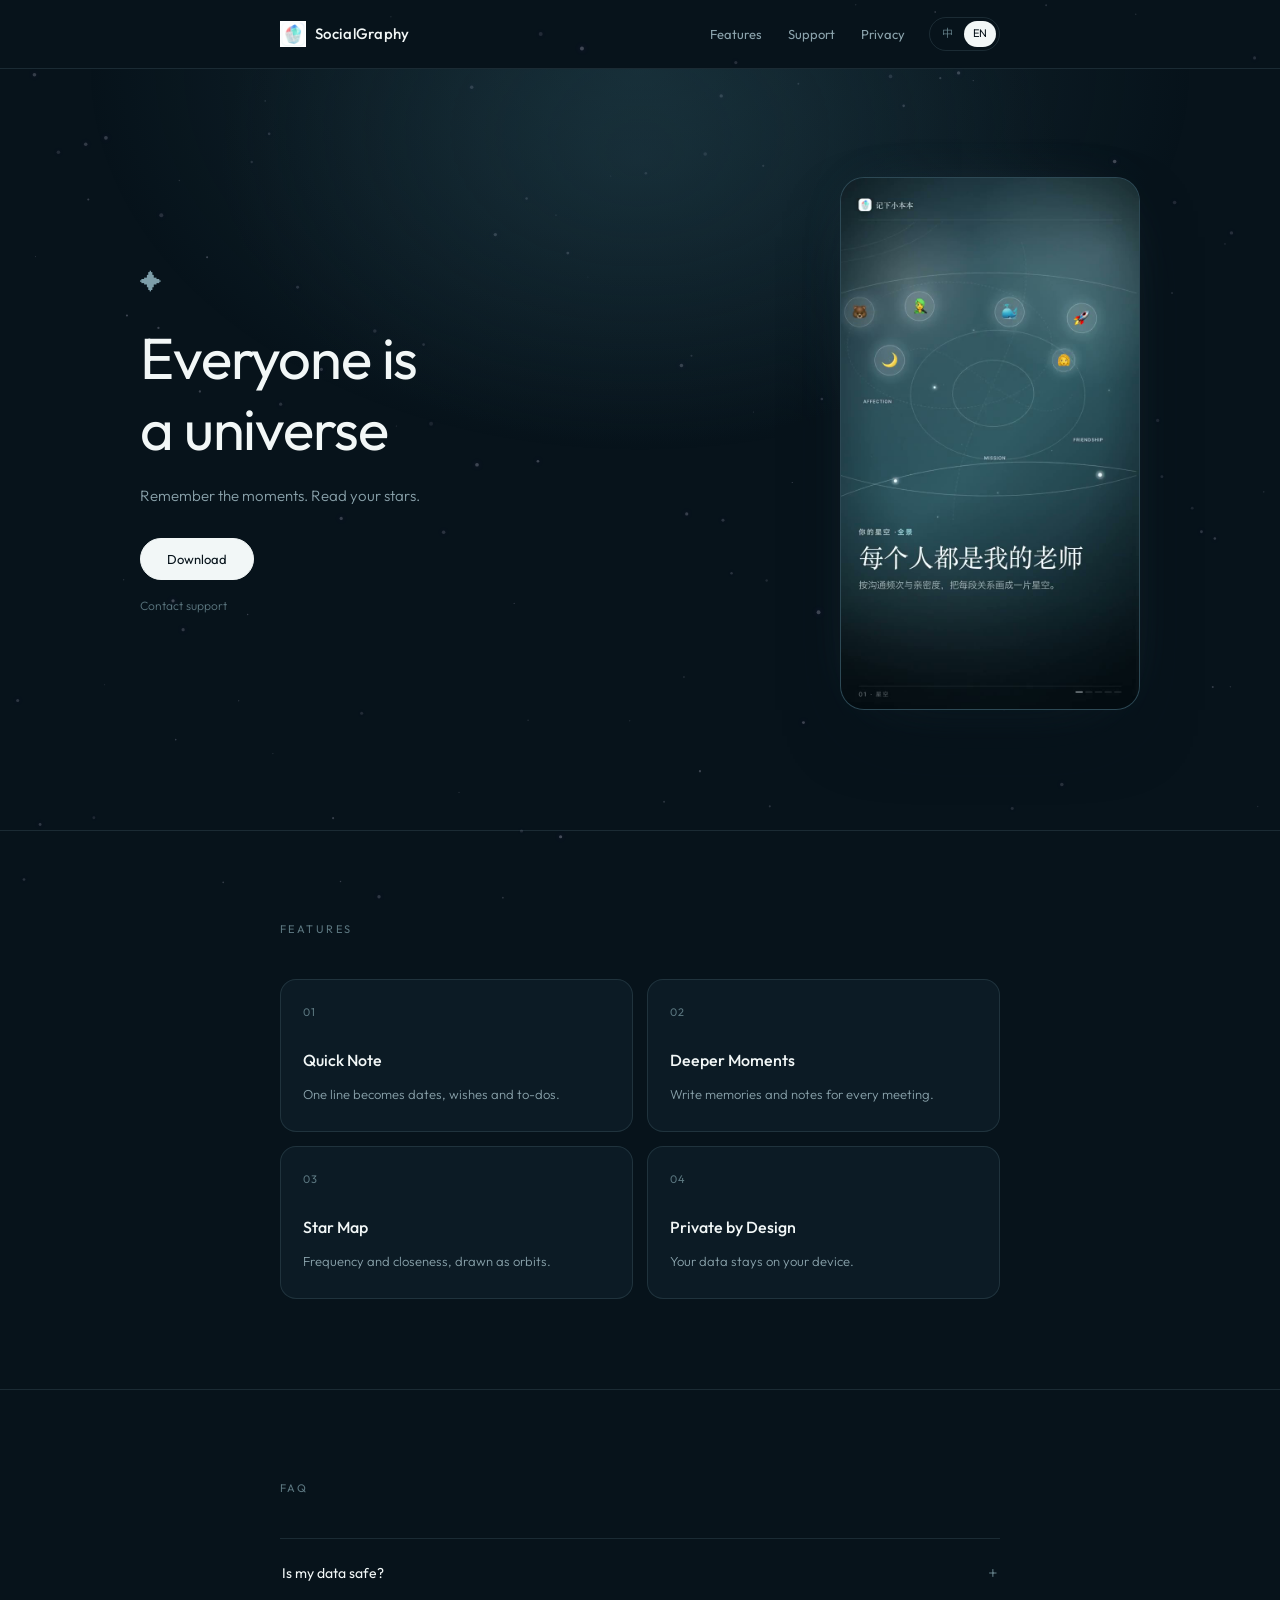
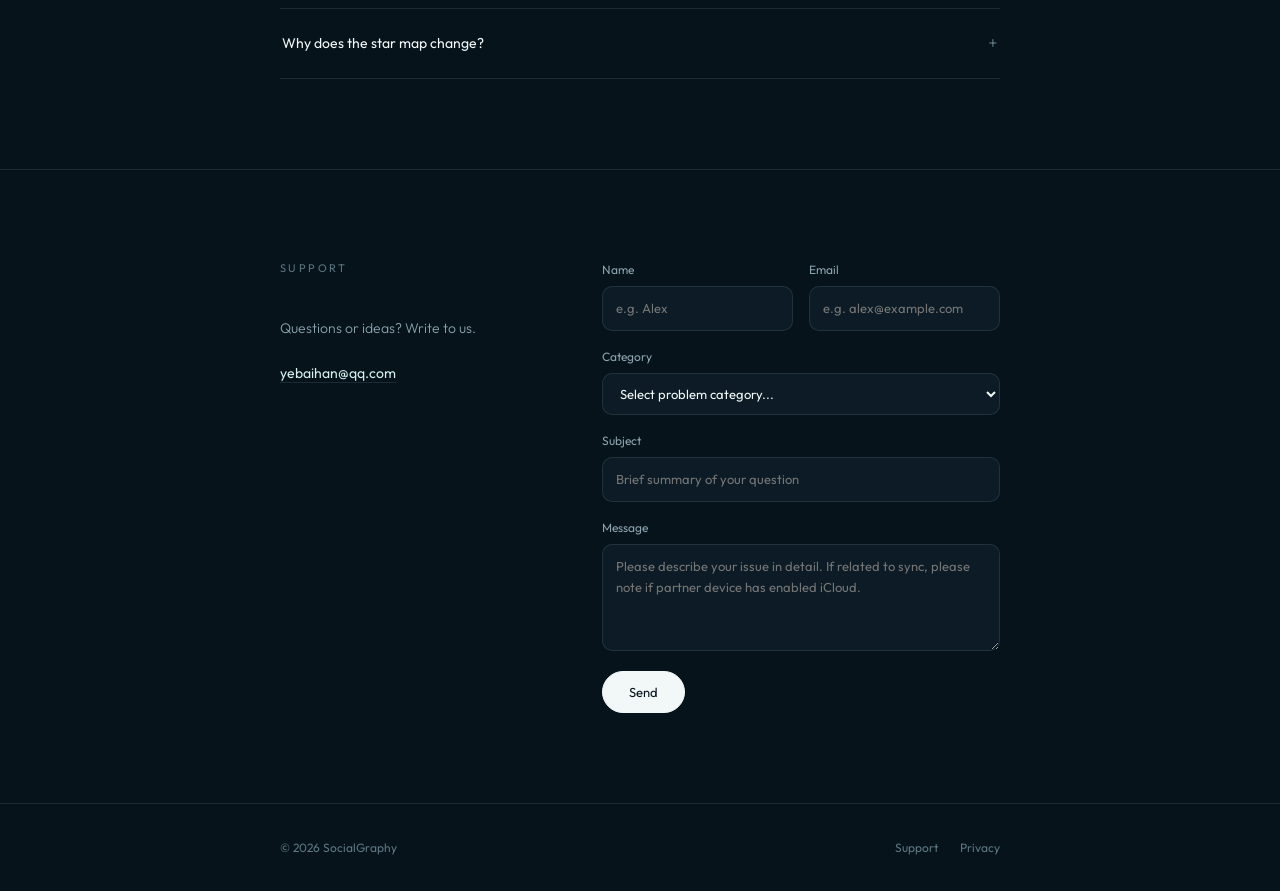
<file: index.html>
<!DOCTYPE html>
<html lang="zh-CN">
<head>
    <meta charset="UTF-8">
    <meta name="viewport" content="width=device-width, initial-scale=1.0">
    <title>SocialGraphy — 每个人都是一座宇宙</title>
    <meta name="description" content="记下相处，看懂你的人际星图。SocialGraphy — 随手记、深度评价、宇宙社交星轨，数据留在本地。">
    <link rel="preconnect" href="https://fonts.googleapis.com">
    <link rel="preconnect" href="https://fonts.gstatic.com" crossorigin>
    <link href="https://fonts.googleapis.com/css2?family=Noto+Sans+SC:wght@300;400;500;600&family=Outfit:wght@300;400;500;600&display=swap" rel="stylesheet">
    <link rel="stylesheet" href="style.css">
</head>
<body>
    <canvas id="stars-canvas" aria-hidden="true"></canvas>

    <header class="header">
        <div class="wrap header-inner">
            <a href="#" class="brand"><img src="assets/app-icon.png" alt="" class="brand-icon"> SocialGraphy</a>
            <nav class="nav">
                <a href="#features"><span class="lang-zh">功能</span><span class="lang-en">Features</span></a>
                <a href="#support"><span class="lang-zh">支持</span><span class="lang-en">Support</span></a>
                <a href="privacy.html"><span class="lang-zh">隐私</span><span class="lang-en">Privacy</span></a>
            </nav>
            <div class="lang-segmented" role="group" aria-label="Language selector">
                <button type="button" class="lang-btn" data-lang-set="zh">中</button>
                <button type="button" class="lang-btn" data-lang-set="en">EN</button>
            </div>
        </div>
    </header>

    <main>
        <section class="hero">
            <div class="wrap hero-inner">
                <div class="hero-copy">
                    <div class="hero-mark" aria-hidden="true">✦</div>
                    <h1>
                        <span class="lang-zh">每个人，<br>都是一座宇宙</span>
                        <span class="lang-en">Everyone is<br>a universe</span>
                    </h1>
                    <p class="lead">
                        <span class="lang-zh">记下相处，看懂你的人际星图。</span>
                        <span class="lang-en">Remember the moments. Read your stars.</span>
                    </p>

                    <a id="download-btn" href="https://apps.apple.com/cn/app/id6778294075" class="btn btn-solid" target="_blank" rel="noopener">
                        <span class="lang-zh">下载 App</span>
                        <span class="lang-en">Download</span>
                    </a>
                    <a href="#support" class="support-link">
                        <span class="lang-zh">联系支持</span>
                        <span class="lang-en">Contact support</span>
                    </a>
                </div>

                <div class="video-frame">
                    <video id="hero-video" autoplay muted loop playsinline preload="metadata"
                           poster="assets/hero-poster.jpg" aria-label="SocialGraphy product demo">
                        <source id="hero-video-source" src="assets/promo_zh.mp4" type="video/mp4">
                    </video>
                </div>
            </div>
        </section>

        <section id="features" class="features">
            <div class="wrap">
                <div class="section-label">
                    <span class="lang-zh">功能</span><span class="lang-en">Features</span>
                </div>
                <div class="grid">
                    <article class="card">
                        <div class="card-no">01</div>
                        <h3><span class="lang-zh">随手记</span><span class="lang-en">Quick Note</span></h3>
                        <p><span class="lang-zh">一句话，自动拆成纪念日、心愿与待办。</span><span class="lang-en">One line becomes dates, wishes and to-dos.</span></p>
                    </article>
                    <article class="card">
                        <div class="card-no">02</div>
                        <h3><span class="lang-zh">深度相处</span><span class="lang-en">Deeper Moments</span></h3>
                        <p><span class="lang-zh">为每次见面，写下回忆与评价。</span><span class="lang-en">Write memories and notes for every meeting.</span></p>
                    </article>
                    <article class="card">
                        <div class="card-no">03</div>
                        <h3><span class="lang-zh">人际星轨</span><span class="lang-en">Star Map</span></h3>
                        <p><span class="lang-zh">用沟通频次与亲密度，画出你的星空。</span><span class="lang-en">Frequency and closeness, drawn as orbits.</span></p>
                    </article>
                    <article class="card">
                        <div class="card-no">04</div>
                        <h3><span class="lang-zh">隐私优先</span><span class="lang-en">Private by Design</span></h3>
                        <p><span class="lang-zh">数据留在本地，只属于你。</span><span class="lang-en">Your data stays on your device.</span></p>
                    </article>
                </div>
            </div>
        </section>

        <section id="faq" class="faq">
            <div class="wrap">
                <div class="section-label">
                    <span class="lang-zh">常见问题</span><span class="lang-en">FAQ</span>
                </div>
                <div class="faq-list">
                    <div class="faq-item">
                        <div class="faq-question">
                            <span class="lang-zh">我的数据安全吗？</span><span class="lang-en">Is my data safe?</span>
                            <span class="faq-toggle">+</span>
                        </div>
                        <div class="faq-answer">
                            <p><span class="lang-zh">没有第三方服务器。数据只存在你的设备与私有 iCloud，开发者也无法读取。</span><span class="lang-en">No third-party servers. Data lives only on your device and private iCloud — even we cannot read it.</span></p>
                        </div>
                    </div>
                    <div class="faq-item">
                        <div class="faq-question">
                            <span class="lang-zh">星图为什么会变？</span><span class="lang-en">Why does the star map change?</span>
                            <span class="faq-toggle">+</span>
                        </div>
                        <div class="faq-answer">
                            <p><span class="lang-zh">互动越多，行星越亮、轨道越靠近中心。它随你的记录慢慢养成。</span><span class="lang-en">The more you log, the brighter the planet and closer its orbit. It grows with you.</span></p>
                        </div>
                    </div>
                </div>
            </div>
        </section>

        <section id="support" class="support">
            <div class="wrap support-inner">
                <div class="support-head">
                    <div class="section-label">
                        <span class="lang-zh">支持</span><span class="lang-en">Support</span>
                    </div>
                    <p><span class="lang-zh">有问题或建议，写信给我们。</span><span class="lang-en">Questions or ideas? Write to us.</span></p>
                    <a class="mail" href="mailto:yebaihan@qq.com">yebaihan@qq.com</a>
                </div>
                <form id="support-form" class="support-form">
                    <div class="form-row">
                        <label><span class="lang-zh">称呼</span><span class="lang-en">Name</span>
                            <input type="text" id="name" required placeholder="">
                        </label>
                        <label><span class="lang-zh">邮箱</span><span class="lang-en">Email</span>
                            <input type="email" id="email" required placeholder="">
                        </label>
                    </div>
                    <label><span class="lang-zh">类别</span><span class="lang-en">Category</span>
                        <select id="category" required></select>
                    </label>
                    <label><span class="lang-zh">主题</span><span class="lang-en">Subject</span>
                        <input type="text" id="subject" required placeholder="">
                    </label>
                    <label><span class="lang-zh">描述</span><span class="lang-en">Message</span>
                        <textarea id="message" rows="4" required placeholder=""></textarea>
                    </label>
                    <button type="submit" id="btn-submit-support" class="btn btn-solid">
                        <span class="lang-zh">提交</span><span class="lang-en">Send</span>
                    </button>
                </form>
                <div id="form-success" class="form-success hidden">
                    <div class="success-mark">✦</div>
                    <p><span class="lang-zh">已收到，我们会尽快回复。</span><span class="lang-en">Received. We'll be in touch.</span></p>
                    <button type="button" id="btn-reset-form" class="btn">
                        <span class="lang-zh">再写一封</span><span class="lang-en">Write another</span>
                    </button>
                </div>
            </div>
        </section>
    </main>

    <footer class="footer">
        <div class="wrap footer-inner">
            <span>© 2026 SocialGraphy</span>
            <span class="footer-links">
                <a href="#support"><span class="lang-zh">支持</span><span class="lang-en">Support</span></a>
                <a href="privacy.html"><span class="lang-zh">隐私</span><span class="lang-en">Privacy</span></a>
            </span>
        </div>
    </footer>

    <script src="script.js"></script>
</body>
</html>
</file>
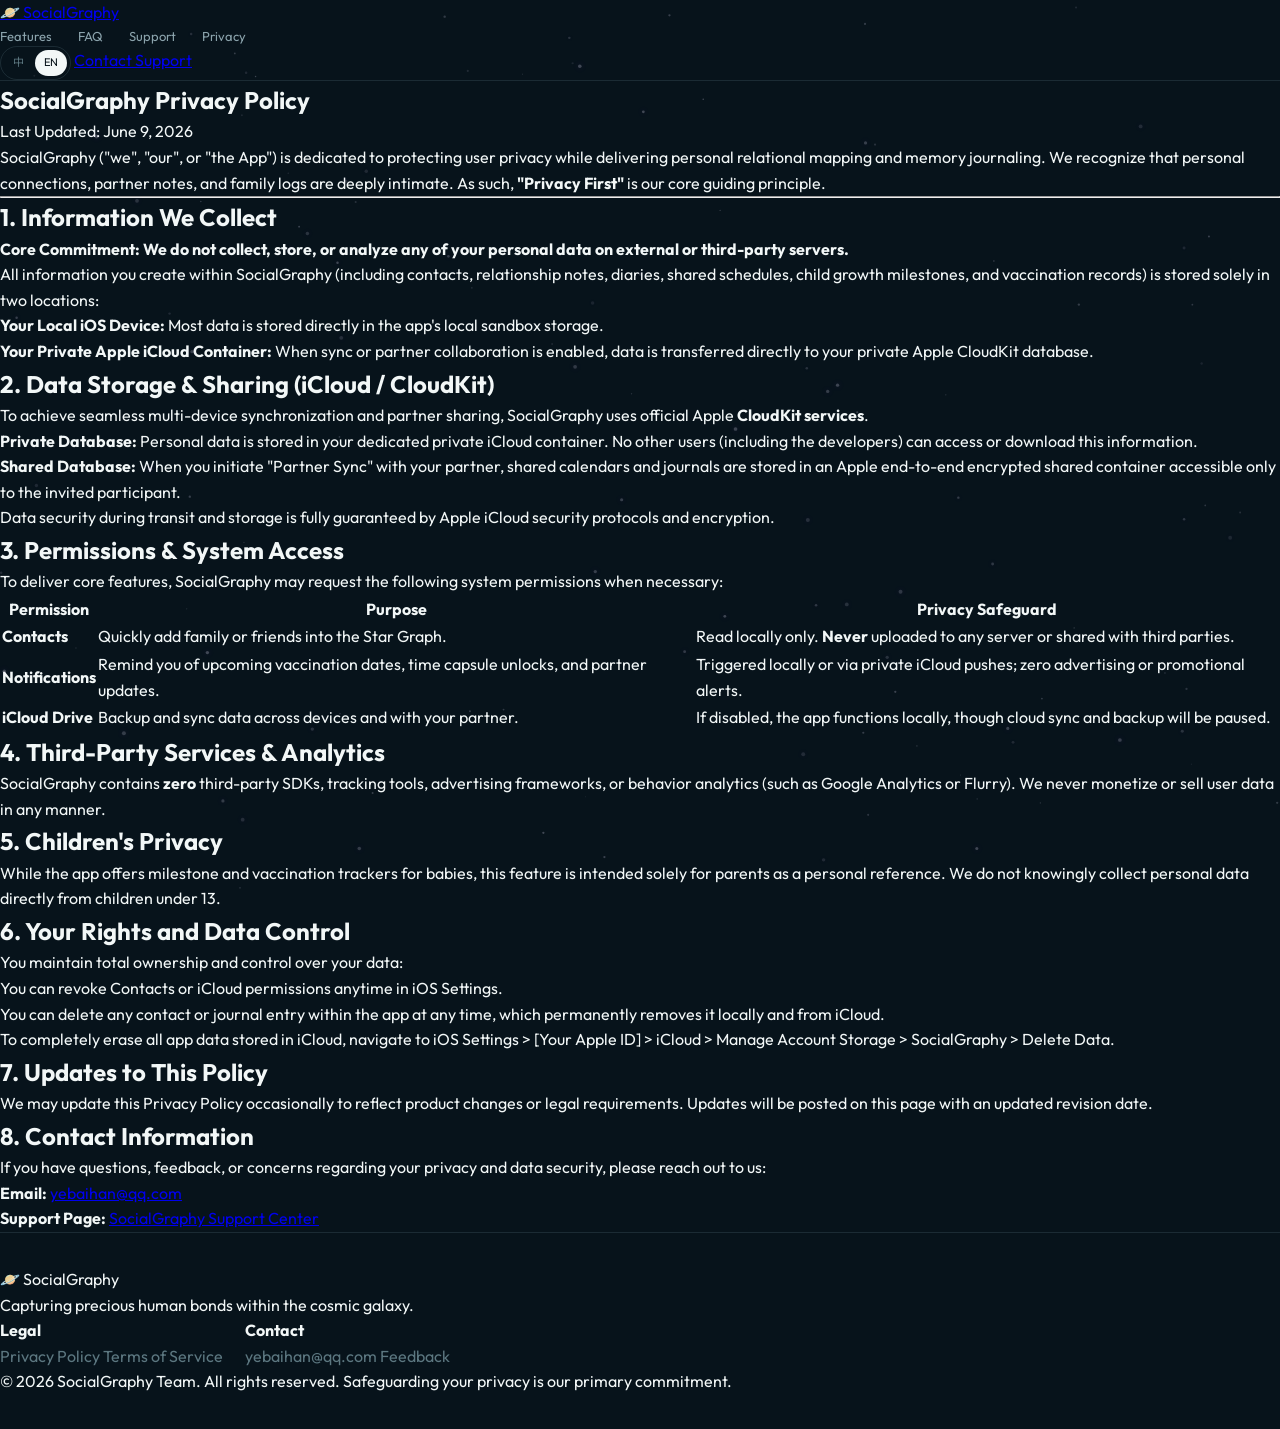
<file: privacy.html>
<!DOCTYPE html>
<html lang="zh-CN">
<head>
    <meta charset="UTF-8">
    <meta name="viewport" content="width=device-width, initial-scale=1.0">
    <title>SocialGraphy 隐私政策 | App Store 官方合规文件</title>
    <meta name="description" content="SocialGraphy 隐私权保护政策：本应用绝无第三方收集器，一切数据均安全加密存储于您的 iOS 本地和 iCloud 私有云端。">
    <!-- Google Fonts -->
    <link rel="preconnect" href="https://fonts.googleapis.com">
    <link rel="preconnect" href="https://fonts.gstatic.com" crossorigin>
    <link href="https://fonts.googleapis.com/css2?family=Noto+Sans+SC:wght@300;400;500;700&family=Outfit:wght@300;400;500;600;700&display=swap" rel="stylesheet">
    <link rel="stylesheet" href="style.css">
    <script>
    (function() {
        try {
            var saved = localStorage.getItem('socialgraphy_lang') || localStorage.getItem('hub-lang');
            var urlLang = (new URLSearchParams(window.location.search)).get('lang');
            var lang = urlLang || saved || ((navigator.language || 'zh').toLowerCase().startsWith('zh') ? 'zh' : 'en');
            document.documentElement.setAttribute('data-lang', lang);
            document.documentElement.lang = lang === 'en' ? 'en' : 'zh-CN';
        } catch (e) {}
    })();
    </script>
</head>
<body>
    <!-- Stars Background Canvas -->
    <canvas id="stars-canvas"></canvas>

    <!-- Header Navigation -->
    <header class="header">
        <div class="container header-container">
            <a href="index.html" class="logo">
                <span class="logo-icon">🪐</span>
                <span class="logo-text">SocialGraphy</span>
            </a>
            <nav class="nav">
                <a href="index.html#features" class="nav-link">
                    <span class="lang-zh">产品特色</span>
                    <span class="lang-en">Features</span>
                </a>
                <a href="index.html#faq" class="nav-link">
                    <span class="lang-zh">常见问题</span>
                    <span class="lang-en">FAQ</span>
                </a>
                <a href="index.html#support" class="nav-link">
                    <span class="lang-zh">技术支持</span>
                    <span class="lang-en">Support</span>
                </a>
                <a href="#" class="nav-link active">
                    <span class="lang-zh">隐私政策</span>
                    <span class="lang-en">Privacy</span>
                </a>
            </nav>
            <div class="header-actions">
                <div class="lang-segmented" role="group" aria-label="Language selector">
                    <button type="button" class="lang-btn" data-lang-set="zh">中</button>
                    <button type="button" class="lang-btn" data-lang-set="en">EN</button>
                </div>
                <a href="index.html#support" class="btn-download">
                    <span class="lang-zh">联系支持</span>
                    <span class="lang-en">Contact Support</span>
                </a>
            </div>
        </div>
    </header>

    <!-- Privacy Content Section -->
    <section class="privacy-section">
        <div class="container container-narrow">
            <div class="privacy-card">
                <!-- Chinese Privacy Policy Content -->
                <div class="lang-zh">
                    <div class="privacy-header">
                        <h1>SocialGraphy 隐私政策</h1>
                        <p class="last-updated">更新日期：2026 年 6 月 9 日</p>
                    </div>
                    
                    <div class="privacy-body">
                        <p class="intro">
                            SocialGraphy（以下简称“本应用”）是一款致力于保护用户隐私的人际网络管理与家庭记录工具。我们深知个人关系、伴侣随笔以及成长日志是非常私密的信息。因此，我们在设计本应用时将 <strong>“隐私第一”</strong> 作为最核心的原则。
                        </p>

                        <hr class="divider">

                        <h2>一、 我们收集的信息</h2>
                        <p>
                            <strong>核心声明：本应用不会在第三方服务器收集、存储或分析您的任何个人数据。</strong>
                        </p>
                        <p>
                            当您使用 SocialGraphy 时，您所创建的所有信息（包括但不限于联系人信息、亲密关系备注、日常随笔记事、共享日程安排、成长里程碑及接种疫苗记录等）都仅储存在以下两个地方：
                        </p>
                        <ul>
                            <li><strong>您的本地 iOS 设备：</strong> 绝大多数数据在生成时会直接保存在本设备沙盒存储中。</li>
                            <li><strong>您的个人 Apple iCloud 云盘：</strong> 当您开启 iCloud 同步或伴侣同步时，数据会上传至 Apple 为您提供的私有数据库。</li>
                        </ul>

                        <h2>二、 数据的存储与共享 (iCloud / CloudKit)</h2>
                        <p>
                            为了实现数据的多端同步和伴侣共享功能，本应用使用了 Apple 的官方 <strong>CloudKit 服务</strong>。
                        </p>
                        <ul>
                            <li><strong>私有数据库 (Private Database)：</strong> 您的个人数据存储在您专用的私有 iCloud 空间中，其他任何用户（包括开发者本人）都完全无法查看或下载这些数据。</li>
                            <li><strong>共享数据库 (Shared Database)：</strong> 当您在“设置”中选择“伴侣同步”并与伴侣建立同步时，共享的日程和随笔将存储于由 Apple 加密保护的共享容器中。只有接受了您的 iCloud 同步邀请的人（即您的伴侣）才可以读取或编辑这些共享的数据。</li>
                            <li>数据在传输和存储过程中的安全性完全由 Apple iCloud 加密机制和安全协议进行托底。</li>
                        </ul>

                        <h2>三、 敏感权限的使用与说明</h2>
                        <p>
                            为了向您提供核心的图谱和记录功能，本应用可能会在必要时向您申请以下权限，我们的使用方式如下：
                        </p>
                        <table>
                            <thead>
                                <tr>
                                    <th>申请权限</th>
                                    <th>使用目的</th>
                                    <th>隐私声明</th>
                                </tr>
                            </thead>
                            <tbody>
                                <tr>
                                    <td><strong>通讯录权限 (Contacts)</strong></td>
                                    <td>读取联系人姓名和头像以方便您一键添加至“人际星图”进行编辑。</td>
                                    <td>本应用仅在设备本地读取通讯录，<strong>绝不会</strong>将您的通讯录数据上传至任何服务器，也绝不与第三方共享。</td>
                                </tr>
                                <tr>
                                    <td><strong>通知权限 (Notifications)</strong></td>
                                    <td>用于在接种疫苗时间到达前进行提醒，以及在信件到期、伴侣日程更新时发出提醒通知。</td>
                                    <td>所有通知均在设备本地由系统定时触发，或由 iCloud 远程通知机制触发，不包含任何广告推送。</td>
                                </tr>
                                <tr>
                                    <td><strong>iCloud 云盘</strong></td>
                                    <td>将本地数据备份及同步到您的个人云盘，并供您和伴侣实现数据同步。</td>
                                    <td>如果您关闭了 iCloud 权限，您仍然可以正常在本地使用本应用的大部分功能，但同步和备份将失效。</td>
                                </tr>
                            </tbody>
                        </table>

                        <h2>四、 第三方服务与 SDK</h2>
                        <p>
                            本应用<strong>没有</strong>集成任何用于收集用户行为、广告追踪、市场统计等目的的第三方 SDK 或分析平台（如 Google Analytics, Flurry 等）。我们不以任何形式将用户数据商业化。
                        </p>

                        <h2>五、 儿童隐私保护</h2>
                        <p>
                            虽然本应用包含“疫苗接种提醒与成长记录”功能，但该功能仅供家长作为记录和日常提醒使用。我们不直接面向 13 岁以下的儿童收集个人信息。成长日志中关于儿童的信息均由家长自愿记录，并完全储存于家长自有的、经过 Apple 加密的 iCloud 容器中。
                        </p>

                        <h2>六、 您的权利与控制权</h2>
                        <p>
                            您对自己的数据拥有绝对的控制权：
                        </p>
                        <ul>
                            <li>您可以在 iOS 系统设置中随时关闭本应用的“通讯录”或“iCloud”访问权限。</li>
                            <li>您随时可以在应用内删除添加的联系人或记事记录，删除操作将实时同步并从本地和您的个人 iCloud 云端彻底擦除，无法恢复。</li>
                            <li>如果您想彻底清空保存在 iCloud 的本应用数据，您可以在 iOS “设置” -> “Apple ID” -> “iCloud” -> “管理账户储存空间” 中找到本应用并选择删除数据。</li>
                        </ul>

                        <h2>七、 隐私政策的更新</h2>
                        <p>
                            本应用可能会根据功能调整或合规要求的变化，不定期对本隐私政策进行更新。任何修改都会更新在此页面上，请您在需要时注意查阅“更新日期”。
                        </p>

                        <h2>八、 联系我们</h2>
                        <p>
                            如果您对本隐私政策、数据存储方式有任何疑问、建议或有任何数据安全方面的疑虑，欢迎随时通过以下方式与我们联系：
                        </p>
                        <p class="contact-info">
                            <strong>电子邮箱：</strong> <a href="mailto:yebaihan@qq.com">yebaihan@qq.com</a><br>
                            <strong>技术支持网址：</strong> <a href="index.html#support">SocialGraphy 支持中心</a>
                        </p>
                    </div>
                </div>

                <!-- English Privacy Policy Content -->
                <div class="lang-en">
                    <div class="privacy-header">
                        <h1>SocialGraphy Privacy Policy</h1>
                        <p class="last-updated">Last Updated: June 9, 2026</p>
                    </div>
                    
                    <div class="privacy-body">
                        <p class="intro">
                            SocialGraphy ("we", "our", or "the App") is dedicated to protecting user privacy while delivering personal relational mapping and memory journaling. We recognize that personal connections, partner notes, and family logs are deeply intimate. As such, <strong>"Privacy First"</strong> is our core guiding principle.
                        </p>

                        <hr class="divider">

                        <h2>1. Information We Collect</h2>
                        <p>
                            <strong>Core Commitment: We do not collect, store, or analyze any of your personal data on external or third-party servers.</strong>
                        </p>
                        <p>
                            All information you create within SocialGraphy (including contacts, relationship notes, diaries, shared schedules, child growth milestones, and vaccination records) is stored solely in two locations:
                        </p>
                        <ul>
                            <li><strong>Your Local iOS Device:</strong> Most data is stored directly in the app's local sandbox storage.</li>
                            <li><strong>Your Private Apple iCloud Container:</strong> When sync or partner collaboration is enabled, data is transferred directly to your private Apple CloudKit database.</li>
                        </ul>

                        <h2>2. Data Storage & Sharing (iCloud / CloudKit)</h2>
                        <p>
                            To achieve seamless multi-device synchronization and partner sharing, SocialGraphy uses official Apple <strong>CloudKit services</strong>.
                        </p>
                        <ul>
                            <li><strong>Private Database:</strong> Personal data is stored in your dedicated private iCloud container. No other users (including the developers) can access or download this information.</li>
                            <li><strong>Shared Database:</strong> When you initiate "Partner Sync" with your partner, shared calendars and journals are stored in an Apple end-to-end encrypted shared container accessible only to the invited participant.</li>
                            <li>Data security during transit and storage is fully guaranteed by Apple iCloud security protocols and encryption.</li>
                        </ul>

                        <h2>3. Permissions & System Access</h2>
                        <p>
                            To deliver core features, SocialGraphy may request the following system permissions when necessary:
                        </p>
                        <table>
                            <thead>
                                <tr>
                                    <th>Permission</th>
                                    <th>Purpose</th>
                                    <th>Privacy Safeguard</th>
                                </tr>
                            </thead>
                            <tbody>
                                <tr>
                                    <td><strong>Contacts</strong></td>
                                    <td>Quickly add family or friends into the Star Graph.</td>
                                    <td>Read locally only. <strong>Never</strong> uploaded to any server or shared with third parties.</td>
                                </tr>
                                <tr>
                                    <td><strong>Notifications</strong></td>
                                    <td>Remind you of upcoming vaccination dates, time capsule unlocks, and partner updates.</td>
                                    <td>Triggered locally or via private iCloud pushes; zero advertising or promotional alerts.</td>
                                </tr>
                                <tr>
                                    <td><strong>iCloud Drive</strong></td>
                                    <td>Backup and sync data across devices and with your partner.</td>
                                    <td>If disabled, the app functions locally, though cloud sync and backup will be paused.</td>
                                </tr>
                            </tbody>
                        </table>

                        <h2>4. Third-Party Services & Analytics</h2>
                        <p>
                            SocialGraphy contains <strong>zero</strong> third-party SDKs, tracking tools, advertising frameworks, or behavior analytics (such as Google Analytics or Flurry). We never monetize or sell user data in any manner.
                        </p>

                        <h2>5. Children's Privacy</h2>
                        <p>
                            While the app offers milestone and vaccination trackers for babies, this feature is intended solely for parents as a personal reference. We do not knowingly collect personal data directly from children under 13.
                        </p>

                        <h2>6. Your Rights and Data Control</h2>
                        <p>
                            You maintain total ownership and control over your data:
                        </p>
                        <ul>
                            <li>You can revoke Contacts or iCloud permissions anytime in iOS Settings.</li>
                            <li>You can delete any contact or journal entry within the app at any time, which permanently removes it locally and from iCloud.</li>
                            <li>To completely erase all app data stored in iCloud, navigate to iOS Settings &gt; [Your Apple ID] &gt; iCloud &gt; Manage Account Storage &gt; SocialGraphy &gt; Delete Data.</li>
                        </ul>

                        <h2>7. Updates to This Policy</h2>
                        <p>
                            We may update this Privacy Policy occasionally to reflect product changes or legal requirements. Updates will be posted on this page with an updated revision date.
                        </p>

                        <h2>8. Contact Information</h2>
                        <p>
                            If you have questions, feedback, or concerns regarding your privacy and data security, please reach out to us:
                        </p>
                        <p class="contact-info">
                            <strong>Email:</strong> <a href="mailto:yebaihan@qq.com">yebaihan@qq.com</a><br>
                            <strong>Support Page:</strong> <a href="index.html#support">SocialGraphy Support Center</a>
                        </p>
                    </div>
                </div>
            </div>
        </div>
    </section>

    <!-- Footer -->
    <footer class="footer">
        <div class="container footer-container">
            <div class="footer-brand">
                <span class="logo-icon">🪐</span>
                <span class="logo-text">SocialGraphy</span>
                <p>
                    <span class="lang-zh">将珍贵的情感与轨道，定格在银河星空中。</span>
                    <span class="lang-en">Capturing precious human bonds within the cosmic galaxy.</span>
                </p>
            </div>
            <div class="footer-links">
                <div class="footer-column">
                    <h4>
                        <span class="lang-zh">法律合规</span>
                        <span class="lang-en">Legal</span>
                    </h4>
                    <a href="#">
                        <span class="lang-zh">隐私政策</span>
                        <span class="lang-en">Privacy Policy</span>
                    </a>
                    <a href="#">
                        <span class="lang-zh">使用条款</span>
                        <span class="lang-en">Terms of Service</span>
                    </a>
                </div>
                <div class="footer-column">
                    <h4>
                        <span class="lang-zh">联系我们</span>
                        <span class="lang-en">Contact</span>
                    </h4>
                    <a href="mailto:yebaihan@qq.com">yebaihan@qq.com</a>
                    <a href="index.html#support">
                        <span class="lang-zh">常见反馈</span>
                        <span class="lang-en">Feedback</span>
                    </a>
                </div>
            </div>
        </div>
        <div class="container footer-bottom">
            <p>
                <span class="lang-zh">&copy; 2026 SocialGraphy Team. 保留所有权利。保护您的隐私是我们的首要责任。</span>
                <span class="lang-en">&copy; 2026 SocialGraphy Team. All rights reserved. Safeguarding your privacy is our primary commitment.</span>
            </p>
        </div>
    </footer>

    <script src="script.js"></script>
</body>
</html>
</file>
<file: style.css>
/* ==========================================================================
   SocialGraphy — 极简宇宙
   底色取自 App 的深空色 #07131B，辉光取自首页星图渐变
   ========================================================================== */

:root {
    --void: #07131B;
    --nebula: #1B3541;
    --nebula-mid: #315B66;
    --mist: #8BAFBA;
    --mist-light: #D6F1EE;
    --ink: #F2F7F7;
    --sub: #8BA3AC;
    --dim: #5C7780;
    --line: rgba(139, 175, 186, 0.16);
    --card: rgba(27, 53, 65, 0.28);
    --transition: 0.25s ease;
}

* { margin: 0; padding: 0; box-sizing: border-box; }

html { scroll-behavior: smooth; }

body {
    font-family: "Outfit", "Noto Sans SC", -apple-system, BlinkMacSystemFont, sans-serif;
    background: var(--void);
    color: var(--ink);
    line-height: 1.6;
    -webkit-font-smoothing: antialiased;
    overflow-x: hidden;
}

/* 极淡的星尘背景：只在首屏透出来，不喧宾夺主 */
#stars-canvas {
    position: fixed;
    inset: 0;
    width: 100%;
    height: 100%;
    z-index: 0;
    pointer-events: none;
    opacity: 0.32;
}

main, .header, .footer { position: relative; z-index: 1; }

.wrap {
    width: min(100% - 48px, 720px);
    margin: 0 auto;
}

/* ---------- Header ---------- */
.header {
    border-bottom: 1px solid var(--line);
}
.header-inner {
    height: 68px;
    display: flex;
    align-items: center;
    justify-content: space-between;
    gap: 24px;
}
.brand {
    display: inline-flex;
    align-items: center;
    gap: 9px;
    color: var(--ink);
    text-decoration: none;
    font-size: 15px;
    font-weight: 500;
    letter-spacing: 0.02em;
    white-space: nowrap;
}
/* 官方 App 图标自带白色圆角底板：只按原生比例缩放，不套圆角/投影 */
.brand-icon {
    width: 26px;
    height: 26px;
    object-fit: contain;
    display: block;
}
.nav { display: flex; gap: 26px; margin-left: auto; }
.nav a {
    color: var(--sub);
    text-decoration: none;
    font-size: 13px;
    transition: color var(--transition);
    white-space: nowrap;
}
.nav a:hover { color: var(--ink); }

.lang-segmented {
    display: inline-flex;
    gap: 2px;
    padding: 3px;
    border: 1px solid var(--line);
    border-radius: 20px;
}
.lang-btn {
    appearance: none;
    border: 0;
    background: transparent;
    color: var(--dim);
    font: inherit;
    font-size: 11px;
    padding: 4px 9px;
    border-radius: 14px;
    cursor: pointer;
    transition: all var(--transition);
}
.lang-btn.active { background: var(--ink); color: var(--void); }

/* ---------- Hero ---------- */
.hero {
    position: relative;
    text-align: left;
    padding: 108px 0 120px;
    overflow: hidden;
}
/* 一层宇宙辉光，跟着 App 首页的渐变走 */
.hero::before {
    content: "";
    position: absolute;
    top: 0;
    left: 50%;
    width: 100vw;
    height: 760px;
    transform: translateX(-50%);
    background:
        radial-gradient(ellipse 60% 70% at 50% 0%, rgba(49, 91, 102, 0.30), transparent 72%),
        radial-gradient(ellipse 42% 48% at 50% 12%, rgba(27, 53, 65, 0.42), transparent 78%);
    pointer-events: none;
}
/* 左文右视：hero 单独放宽，文字栏与视频栏并排 */
.hero-inner {
    position: relative;
    width: min(100% - 48px, 1000px);
    display: grid;
    grid-template-columns: 1fr auto;
    gap: 80px;
    align-items: center;
}
.hero-copy { min-width: 0; }

.hero-mark {
    color: var(--mist);
    font-size: 22px;
    line-height: 1;
    margin-bottom: 30px;
    opacity: 0.9;
}
.hero h1 {
    font-size: clamp(38px, 7vw, 58px);
    font-weight: 500;
    line-height: 1.22;
    letter-spacing: -0.02em;
    margin-bottom: 20px;
}
.hero h1 .lang-en { font-weight: 400; }
.lead {
    color: var(--sub);
    font-size: 15px;
    font-weight: 300;
    margin-bottom: 30px;
}

/* 视频：竖屏，细边 + 大圆角，不套手机壳 */
.video-frame {
    width: 300px;
    aspect-ratio: 9 / 16;
    border: 1px solid var(--line);
    border-radius: 24px;
    overflow: hidden;
    background: var(--nebula);
    box-shadow: 0 30px 80px -30px rgba(7, 19, 27, 0.9), 0 0 60px -30px rgba(139, 175, 186, 0.25);
}
.video-frame video {
    width: 100%;
    height: 100%;
    display: block;
    object-fit: cover;
}

.btn {
    display: inline-flex;
    align-items: center;
    justify-content: center;
    min-height: 42px;
    padding: 0 26px;
    border-radius: 22px;
    border: 1px solid var(--line);
    background: transparent;
    color: var(--ink);
    font: inherit;
    font-size: 13px;
    text-decoration: none;
    cursor: pointer;
    transition: all var(--transition);
}
.btn:hover { border-color: var(--mist); background: rgba(139, 175, 186, 0.08); }
.btn-solid { background: var(--ink); color: var(--void); border-color: var(--ink); }
.btn-solid:hover { background: var(--mist-light); border-color: var(--mist-light); }

.support-link {
    display: block;
    width: fit-content;
    margin: 16px 0 0;
    color: var(--dim);
    font-size: 12px;
    font-weight: 300;
    text-decoration: none;
    border-bottom: 1px solid transparent;
    transition: color var(--transition), border-color var(--transition);
}
.support-link:hover { color: var(--ink); border-color: var(--line); }

/* ---------- Section 通用 ---------- */
.section-label {
    font-size: 11px;
    letter-spacing: 0.22em;
    text-transform: uppercase;
    color: var(--dim);
    margin-bottom: 40px;
}
section.features, section.faq, section.support { padding: 90px 0; border-top: 1px solid var(--line); }

/* ---------- 功能 ---------- */
.grid {
    display: grid;
    grid-template-columns: repeat(2, 1fr);
    gap: 14px;
}
.card {
    background: var(--card);
    border: 1px solid var(--line);
    border-radius: 16px;
    padding: 24px 22px 26px;
    transition: border-color var(--transition), transform var(--transition);
}
.card:hover { border-color: rgba(139, 175, 186, 0.34); transform: translateY(-2px); }
.card-no {
    font-size: 11px;
    color: var(--dim);
    letter-spacing: 0.1em;
    margin-bottom: 26px;
}
.card h3 { font-size: 16px; font-weight: 500; margin-bottom: 10px; }
.card p { font-size: 13px; color: var(--sub); font-weight: 300; line-height: 1.7; }

/* ---------- FAQ ---------- */
.faq-list { border-top: 1px solid var(--line); }
.faq-item { border-bottom: 1px solid var(--line); }
.faq-question {
    display: flex;
    align-items: center;
    justify-content: space-between;
    gap: 16px;
    padding: 20px 2px;
    font-size: 14px;
    cursor: pointer;
}
.faq-toggle { color: var(--dim); font-size: 18px; font-weight: 300; transition: transform var(--transition); }
.faq-item.active .faq-toggle { transform: rotate(45deg); }
.faq-answer {
    max-height: 0;
    overflow: hidden;
    transition: max-height 0.3s ease;
}
.faq-item.active .faq-answer { max-height: 200px; }
.faq-answer p { padding: 0 2px 22px; font-size: 13px; font-weight: 300; color: var(--sub); }

/* ---------- 支持 ---------- */
.support-inner {
    display: grid;
    grid-template-columns: 0.8fr 1.2fr;
    gap: 56px;
    align-items: start;
}
.support-head p { font-size: 14px; color: var(--sub); font-weight: 300; margin-bottom: 20px; }
.mail { color: var(--mist-light); font-size: 14px; text-decoration: none; border-bottom: 1px solid var(--line); }
.mail:hover { border-color: var(--mist-light); }

.support-form { display: flex; flex-direction: column; gap: 16px; }
.support-form label { display: flex; flex-direction: column; gap: 7px; font-size: 12px; color: var(--sub); }
.form-row { display: grid; grid-template-columns: 1fr 1fr; gap: 16px; }
.support-form input, .support-form select, .support-form textarea {
    width: 100%;
    background: var(--card);
    border: 1px solid var(--line);
    border-radius: 10px;
    color: var(--ink);
    font: inherit;
    font-size: 13px;
    padding: 11px 13px;
    outline: none;
    transition: border-color var(--transition);
    resize: vertical;
}
.support-form input:focus, .support-form select:focus, .support-form textarea:focus { border-color: var(--mist); }
.support-form select option { background: var(--nebula); color: var(--ink); }
.support-form .btn { align-self: flex-start; margin-top: 4px; }

.form-success { text-align: center; padding: 60px 0; }
.form-success p { color: var(--sub); font-size: 14px; margin: 16px 0 24px; }
.success-mark { color: var(--mist-light); font-size: 30px; }

.hidden { display: none !important; }

/* ---------- Footer ---------- */
.footer { border-top: 1px solid var(--line); padding: 34px 0; }
.footer-inner {
    display: flex;
    justify-content: space-between;
    align-items: center;
    font-size: 12px;
    color: var(--dim);
}
.footer-links { display: flex; gap: 22px; }
.footer-links a { color: var(--dim); text-decoration: none; transition: color var(--transition); }
.footer-links a:hover { color: var(--ink); }

/* ---------- 语言显隐 ---------- */
html[data-lang="zh"] .lang-en,
html[data-lang="en"] .lang-zh { display: none; }

/* ---------- 响应式 ---------- */
@media (max-width: 720px) {
    .wrap { width: min(100% - 40px, 720px); }
    .header-inner { height: 60px; gap: 12px; }
    .nav { gap: 14px; }
    .nav a { font-size: 12px; }
    .brand { font-size: 13px; }
    .hero { padding: 72px 0 88px; text-align: center; }
    /* 窄屏回到单栏：文字在上、视频在下 */
    .hero-inner {
        width: min(100% - 40px, 720px);
        grid-template-columns: 1fr;
        gap: 36px;
    }
    .hero h1 { font-size: clamp(34px, 10vw, 46px); }
    .hero-copy .btn, .hero-copy .support-link { margin-left: auto; margin-right: auto; }
    .support-link { margin-left: auto; margin-right: auto; }
    .lead { font-size: 13px; margin-bottom: 26px; }
    .video-frame { width: min(100%, 280px); margin: 0 auto; }
    section.features, section.faq, section.support { padding: 68px 0; }
    .grid { grid-template-columns: 1fr; }
    .support-inner { grid-template-columns: 1fr; gap: 32px; }
    .form-row { grid-template-columns: 1fr; }
    .footer-inner { flex-direction: column; gap: 14px; }
}
</file>
